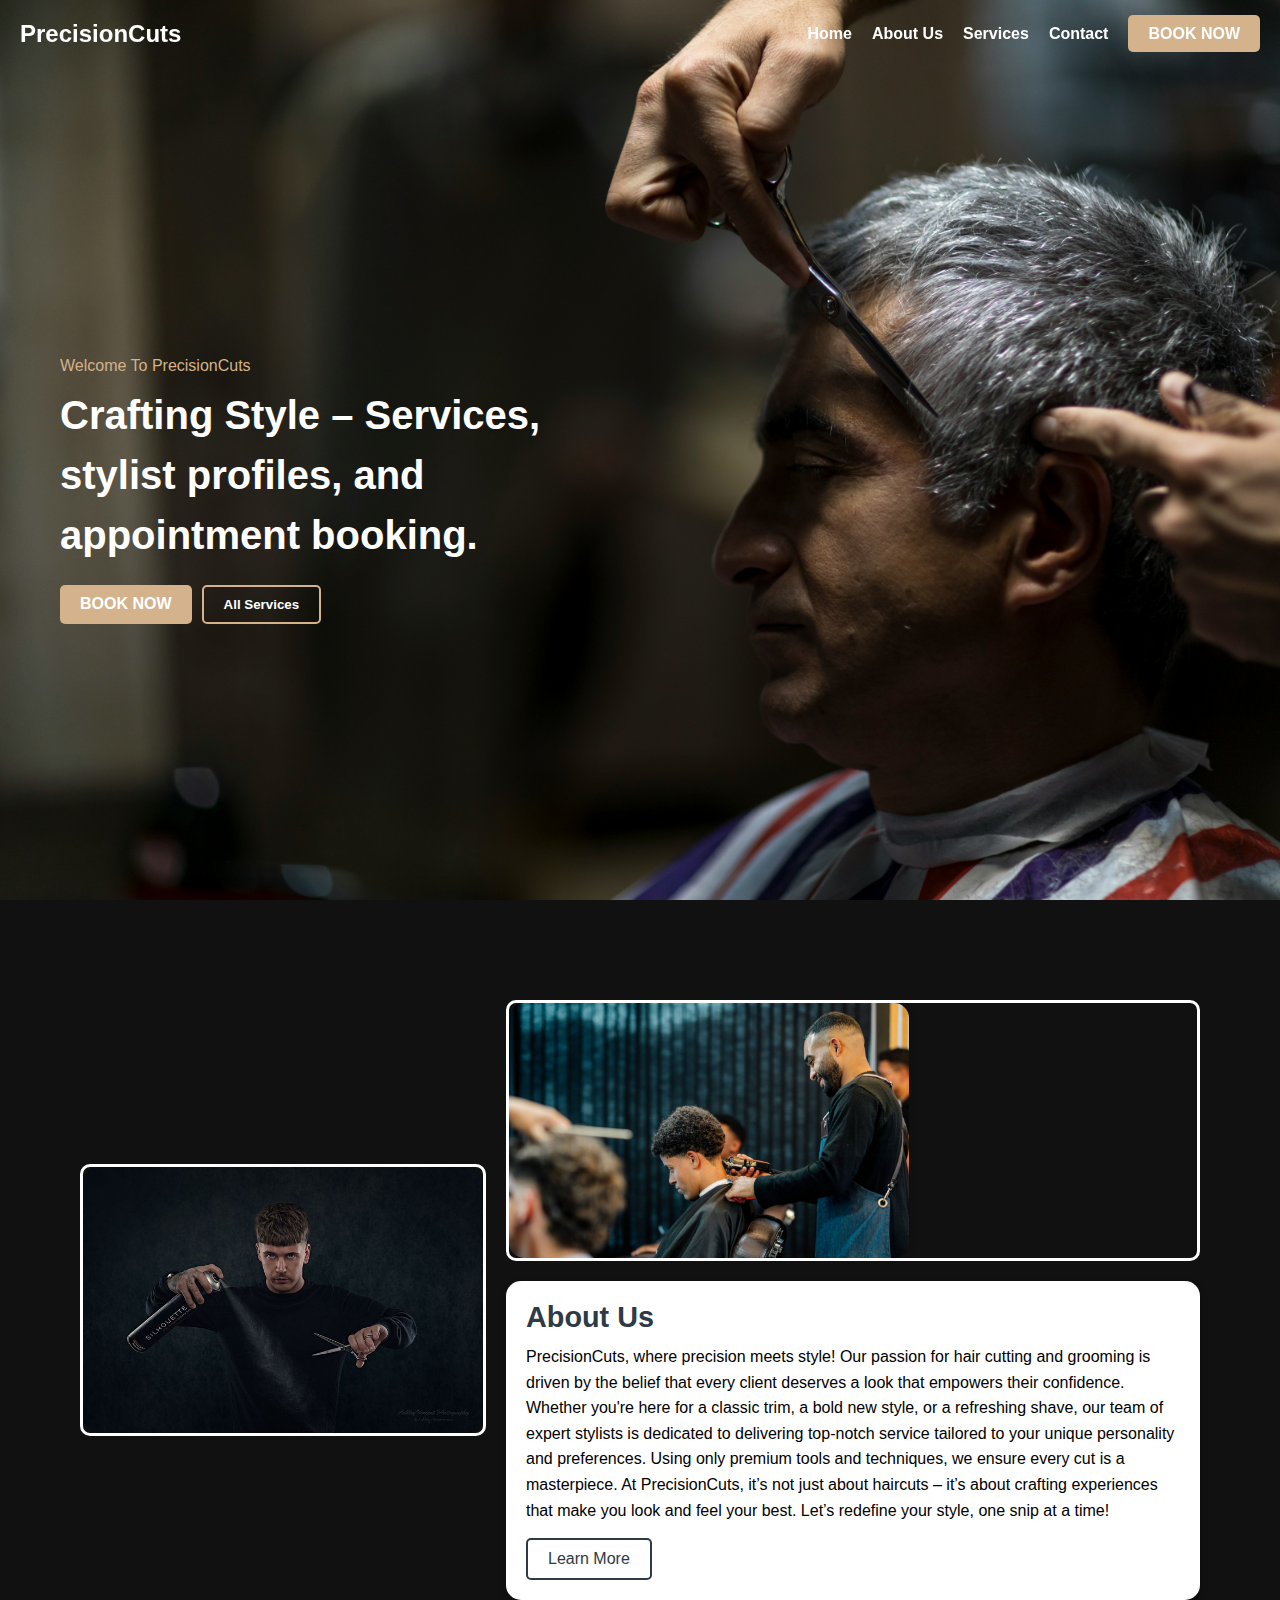
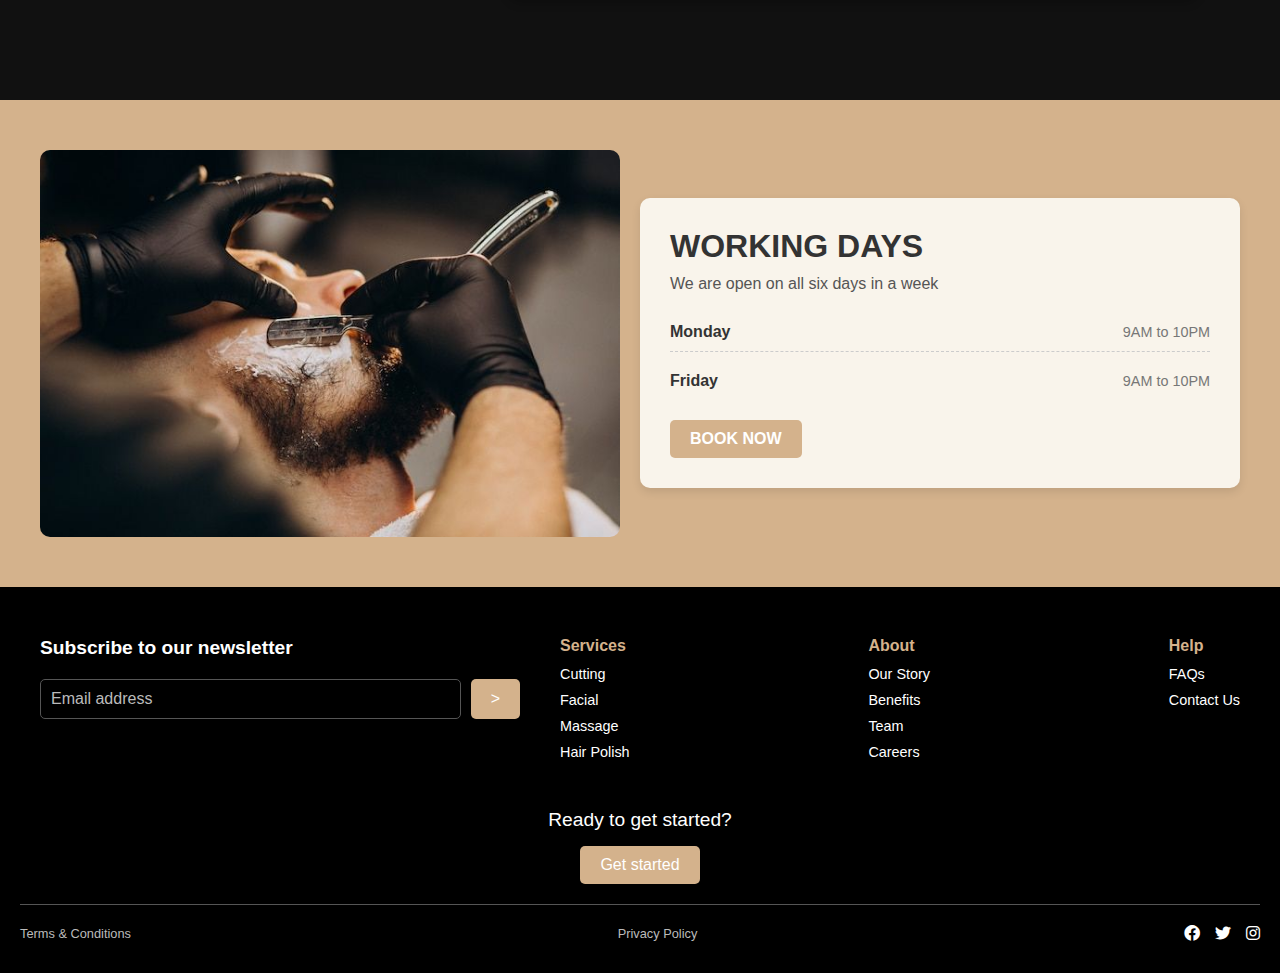
<file: aboutus.html>
<!DOCTYPE html>
<html lang="en">
<head>
    <meta charset="UTF-8">
    <meta name="viewport" content="width=device-width, initial-scale=1.0">
    <title>PrecisionCuts</title>
    <link rel="stylesheet" href="styles.css">
    <link href="https://cdnjs.cloudflare.com/ajax/libs/font-awesome/6.0.0-beta3/css/all.min.css" rel="stylesheet">
</head>
<body>
    <header class="header">
        <div class="container">
            <h1 class="logo">PrecisionCuts</h1>
            <nav class="navbar">
                <ul class="nav-links">
                    <li><a href="index.html">Home</a></li>
                    <li><a href="#">About Us</a></li>
                    <li><a href="services.html">Services</a></li>
                    <li><a href="contactus.html">Contact</a></li>
                    <li><a href="#" class="btn book-now">Book Now</a></li>
                </ul>
                <div class="burger">
                    <span></span>
                    <span></span>
                    <span></span>
                </div>
            </nav>
        </div>
    </header>

    <section class="hero">
        <div class="hero-content">
            <div class="hero-text">
                <p class="subtitle">Welcome To PrecisionCuts</p>
                <h2>Crafting Style – Services, stylist profiles, and appointment booking.</h2>
                <div class="cta-buttons">
                    <button class="btn book-now">Book Now</button>
                    <button class="btn all-services">All Services</button>
                </div>
            </div>
            <div class="hero-image">

            </div>
        </div>
    </section>
    <section class="about">
    <div class="about">
      <!-- Left Image -->
      <div class="image">
        <img src="aboutus.jpg">
      </div>

      <!-- Right Content -->
      <div class="content">
        <div class="image">
          <img src="about1.jpg">
        </div>
        <div class="text">
          <h2>About Us</h2>
          <p>
            PrecisionCuts, where precision meets style! Our passion for hair cutting and grooming is driven by the belief that every client deserves a look that empowers their confidence. Whether you're here for a classic trim, a bold new style, or a refreshing shave, our team of expert stylists is dedicated to delivering top-notch service tailored to your unique personality and preferences. Using only premium tools and techniques, we ensure every cut is a masterpiece. At PrecisionCuts, it’s not just about haircuts – it’s about crafting experiences that make you look and feel your best. Let’s redefine your style, one snip at a time!
          </p>
          
          <button class="button">Learn More</button>
        </div>
      </div>
    </div>
  </section>
   <section class="working-days-section">
        <div class="container3">
          
            <div class="image-section">
                <img src="barbar.jpg" alt="Barber working on a customer">
            </div>
          
            <div class="content-section">
                <h2>WORKING DAYS</h2>
                <p>We are open on all six days in a week</p>
                <div class="working-hours">
                    <div class="day">
                        <span class="day-name">Monday</span>
                        <span class="day-time">9AM to 10PM</span>
                    </div>
                    <div class="day">
                        <span class="day-name">Friday</span>
                        <span class="day-time">9AM to 10PM</span>
                    </div>
                </div>
                <button class="btn book-now">Book Now</button>
            </div>
        </div>
    </section>
    <footer class="footer-section">
        <div class="footer-container">
            <!-- Subscribe Section -->
            <div class="subscribe">
                <h3>Subscribe to our newsletter</h3>
                <form class="subscribe-form">
                    <input type="email" placeholder="Email address" required>
                    <button type="submit" class="btn-submit">
                        <span>&gt;</span>
                    </button>
                </form>
            </div>

            <!-- Links Section -->
            <div class="footer-links">
                <div class="column">
                    <h4>Services</h4>
                    <ul>
                        <li><a href="services.html">Cutting</a></li>
                        <li><a href="services.html">Facial</a></li>
                        <li><a href="services.html">Massage</a></li>
                        <li><a href="services.html">Hair Polish</a></li>
                    </ul>
                </div>
                <div class="column">
                    <h4>About</h4>
                    <ul>
                        <li><a href="#">Our Story</a></li>
                        <li><a href="#">Benefits</a></li>
                        <li><a href="#">Team</a></li>
                        <li><a href="#">Careers</a></li>
                    </ul>
                </div>
                <div class="column">
                    <h4>Help</h4>
                    <ul>
                        <li><a href="#">FAQs</a></li>
                        <li><a href="#">Contact Us</a></li>
                    </ul>
                </div>
            </div>

            <!-- Get Started Section -->
            <div class="get-started">
                <p>Ready to get started?</p>
                <button class="btn-get-started">Get started</button>
            </div>
        </div>

        <!-- Footer Bottom Section -->
        <div class="footer-bottom">
            <p>Terms & Conditions</p>
            <p>Privacy Policy</p>
            <div class="social-icons">
                <a href="#"><i class="fab fa-facebook"></i></a>
                <a href="#"><i class="fab fa-twitter"></i></a>
                <a href="#"><i class="fab fa-instagram"></i></a>
            </div>
        </div>
    </footer>


    <script src="script.js"></script>
</body>
</html>
</file>
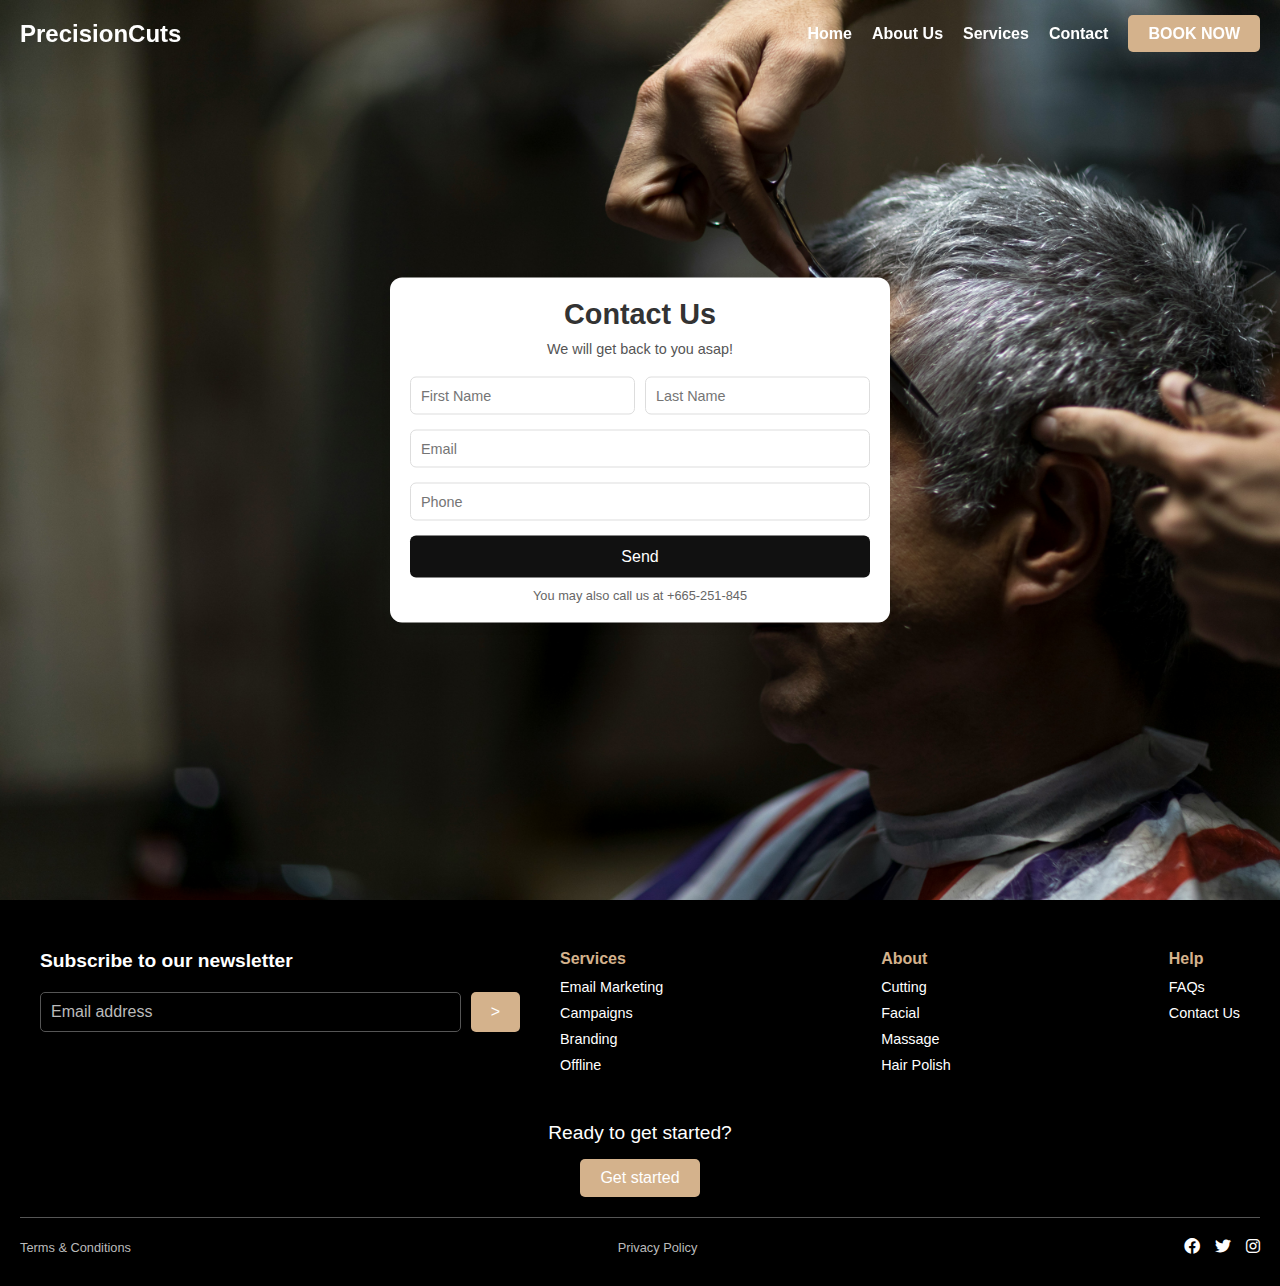
<file: contactus.html>
<!DOCTYPE html>
<html lang="en">
<head>
    <meta charset="UTF-8">
    <meta name="viewport" content="width=device-width, initial-scale=1.0">
    <title>PrecisionCuts</title>
    <link rel="stylesheet" href="styles.css">
    <link href="https://cdnjs.cloudflare.com/ajax/libs/font-awesome/6.0.0-beta3/css/all.min.css" rel="stylesheet">
</head>
<body>
    <header class="header">
        <div class="container">
            <h1 class="logo">PrecisionCuts</h1>
            <nav class="navbar">
                <ul class="nav-links">
                    <li><a href="index.html">Home</a></li>
                    <li><a href="aboutus.html">About Us</a></li>
                    <li><a href="services.html">Services</a></li>
                    <li><a href="#">Contact</a></li>
                    <li><a href="#" class="btn book-now">Book Now</a></li>
                </ul>
                <div class="burger">
                    <span></span>
                    <span></span>
                    <span></span>
                </div>
            </nav>
        </div>
    </header>

    <section class="hero">
        <div class="hero-content">
            
            <div class="hero-image">

            </div>
        </div>
    </section>
   <div class="precision">
    <form class="cut" id="contactForm">
      <h2>Contact Us</h2>
      <p>We will get back to you asap!</p>
      
      <div class="form-row">
        <input type="text" id="firstName" placeholder="First Name">
        <input type="text" id="lastName" placeholder="Last Name">
      </div>
      <input class="field" type="email" id="email" placeholder="Email">
      <input class="field" type="tel" id="phone" placeholder="Phone">
      <button class="sub" type="submit">Send</button>
      
      <small>You may also call us at +665-251-845</small>
    </form>
  </div>
    <footer class="footer-section">
        <div class="footer-container">
            <!-- Subscribe Section -->
            <div class="subscribe">
                <h3>Subscribe to our newsletter</h3>
                <form class="subscribe-form">
                    <input type="email" placeholder="Email address" required>
                    <button type="submit" class="btn-submit">
                        <span>&gt;</span>
                    </button>
                </form>
            </div>

            <!-- Links Section -->
            <div class="footer-links">
                <div class="column">
                    <h4>Services</h4>
                    <ul>
                        <li><a href="#">Email Marketing</a></li>
                        <li><a href="#">Campaigns</a></li>
                        <li><a href="#">Branding</a></li>
                        <li><a href="#">Offline</a></li>
                    </ul>
                </div>
                <div class="column">
                    <h4>About</h4>
                    <ul>
                        <li><a href="services.html">Cutting</a></li>
                        <li><a href="services.html">Facial</a></li>
                        <li><a href="services.html">Massage</a></li>
                        <li><a href="services.html">Hair Polish</a></li>
                    </ul>
                </div>
                <div class="column">
                    <h4>Help</h4>
                    <ul>
                        <li><a href="#">FAQs</a></li>
                        <li><a href="#">Contact Us</a></li>
                    </ul>
                </div>
            </div>

            <!-- Get Started Section -->
            <div class="get-started">
                <p>Ready to get started?</p>
                <button class="btn-get-started">Get started</button>
            </div>
        </div>

        <!-- Footer Bottom Section -->
        <div class="footer-bottom">
            <p>Terms & Conditions</p>
            <p>Privacy Policy</p>
            <div class="social-icons">
                <a href="#"><i class="fab fa-facebook"></i></a>
                <a href="#"><i class="fab fa-twitter"></i></a>
                <a href="#"><i class="fab fa-instagram"></i></a>
            </div>
        </div>
    </footer>


    <script src="script.js"></script>
</body>
</html>
</file>
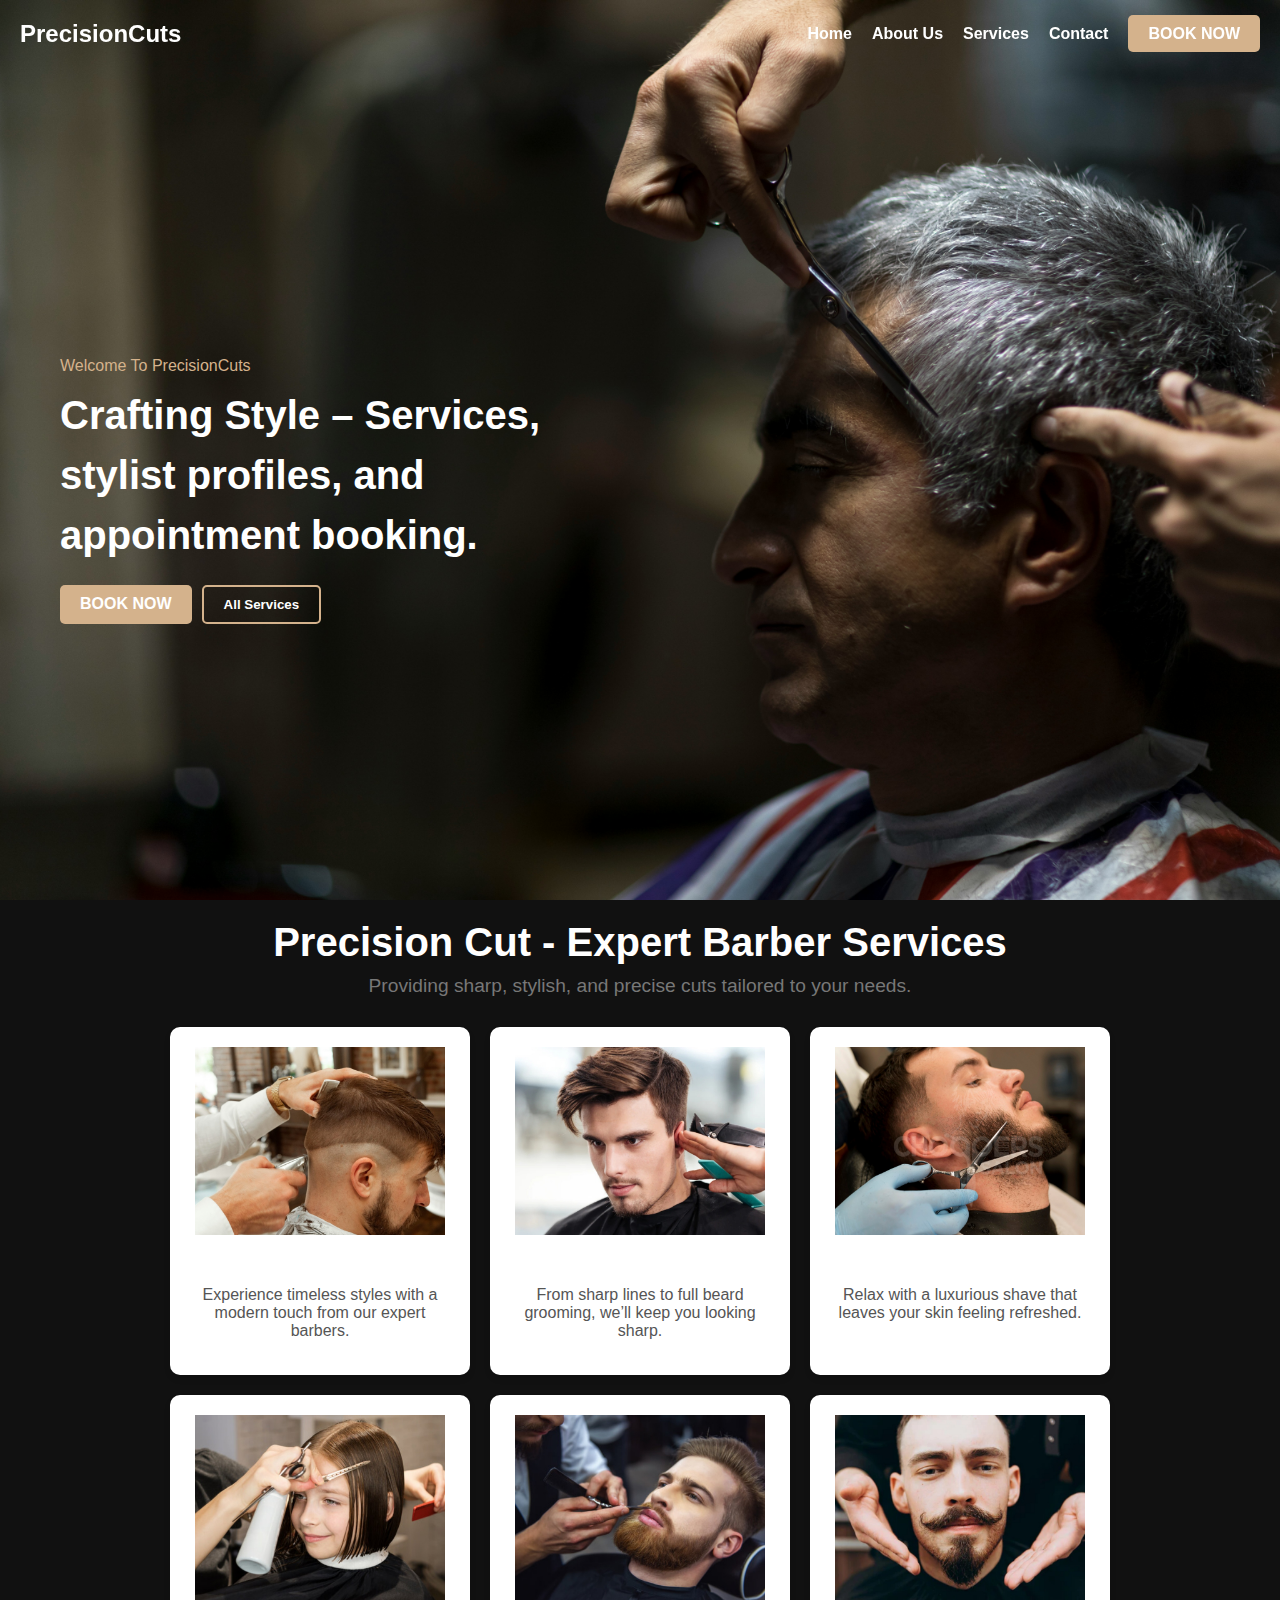
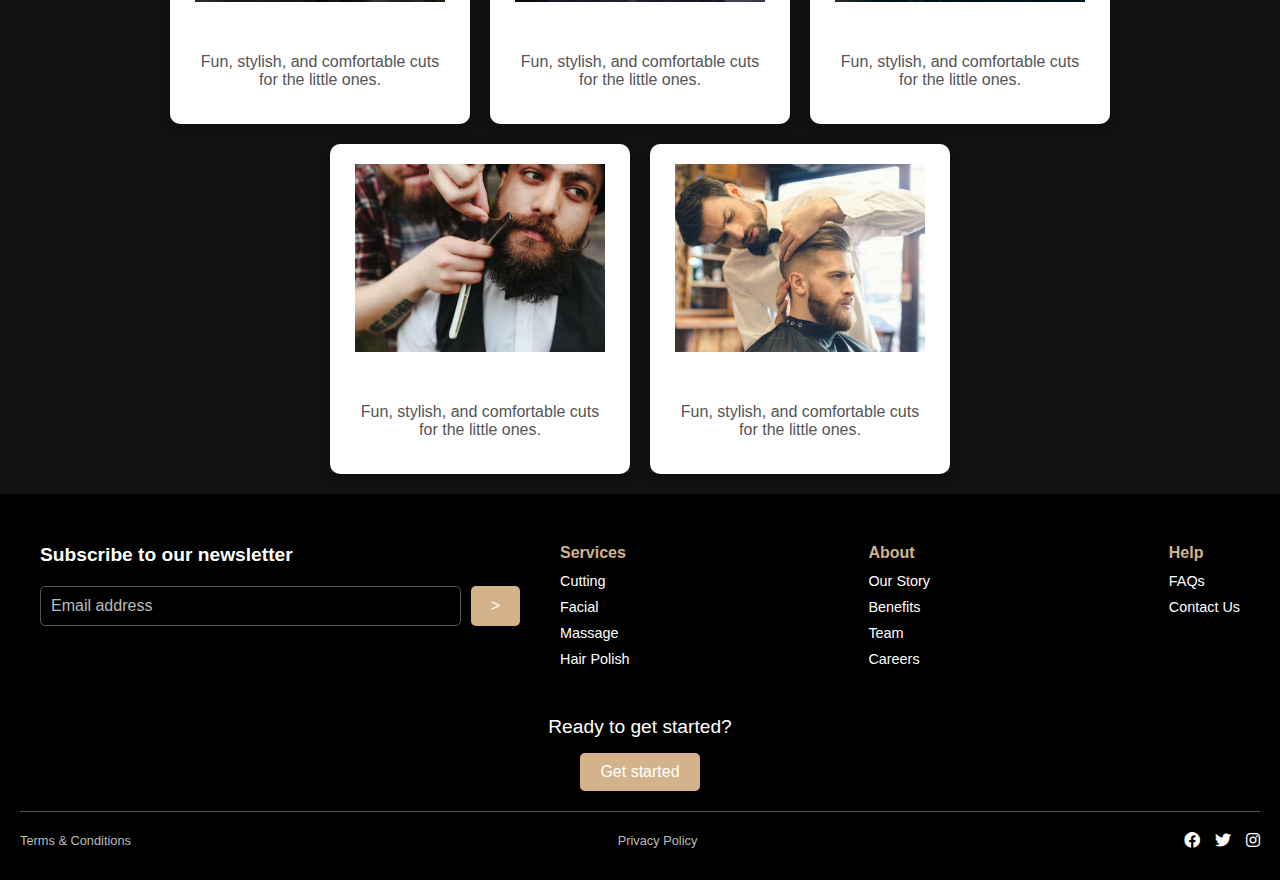
<file: services.html>
<!DOCTYPE html>
<html lang="en">
<head>
    <meta charset="UTF-8">
    <meta name="viewport" content="width=device-width, initial-scale=1.0">
    <title>PrecisionCuts</title>
    <link rel="stylesheet" href="style.css">
    <link rel="stylesheet" href="styles.css">
    <link href="https://cdnjs.cloudflare.com/ajax/libs/font-awesome/6.0.0-beta3/css/all.min.css" rel="stylesheet">
</head>
<body>
    <header class="header">
        <div class="container">
            <h1 class="logo">PrecisionCuts</h1>
            <nav class="navbar">
                <ul class="nav-links">
                    <li><a href="index.html">Home</a></li>
                    <li><a href="aboutus.html">About Us</a></li>
                    <li><a href="#">Services</a></li>
                    <li><a href="contactus.html">Contact</a></li>
                    <li><a href="#" class="btn book-now">Book Now</a></li>
                </ul>
                <div class="burger">
                    <span></span>
                    <span></span>
                    <span></span>
                </div>
            </nav>
        </div>
    </header>

    <section class="hero">
        <div class="hero-content">
            <div class="hero-text">
                <p class="subtitle">Welcome To PrecisionCuts</p>
                <h2>Crafting Style – Services, stylist profiles, and appointment booking.</h2>
                <div class="cta-buttons">
                    <button class="btn book-now">Book Now</button>
                    <button class="btn all-services">All Services</button>
                </div>
            </div>
            <div class="hero-image">

            </div>
        </div>
    </section>
<section>
    <div class="offer">
        <h1 class="offerhead">Precision Cut - Expert Barber Services</h1>
        <p class="offersub">Providing sharp, stylish, and precise cuts tailored to your needs.</p>
        <div class="offerlist">
            <div class="offercard">
                <img src="style2.jpg" class="offerimg">
                <h2 class="offertitle">Classic Haircuts</h2>
                <p class="offertext">Experience timeless styles with a modern touch from our expert barbers.</p>
            </div>
            <div class="offercard">
                <img src="style3.jpg" class="offerimg">
                <h2 class="offertitle">Beard Styling</h2>
                <p class="offertext">From sharp lines to full beard grooming, we’ll keep you looking sharp.</p>
            </div>
            <div class="offercard">
                <img src="style4.jpg" class="offerimg">
                <h2 class="offertitle">Hot Towel Shaves</h2>
                <p class="offertext">Relax with a luxurious shave that leaves your skin feeling refreshed.</p>
            </div>
            <div class="offercard">
                <img src="style5.jpg" class="offerimg">
                <h2 class="offertitle">Kids’ Cuts</h2>
                <p class="offertext">Fun, stylish, and comfortable cuts for the little ones.</p>
            </div>
             <div class="offercard">
                <img src="style6.jpg" class="offerimg">
                <h2 class="offertitle">Kids’ Cuts</h2>
                <p class="offertext">Fun, stylish, and comfortable cuts for the little ones.</p>
            </div>
             <div class="offercard">
                <img src="style7.jpg" class="offerimg">
                <h2 class="offertitle">Kids’ Cuts</h2>
                <p class="offertext">Fun, stylish, and comfortable cuts for the little ones.</p>
            </div>
             <div class="offercard">
                <img src="style8.jpg" class="offerimg">
                <h2 class="offertitle">Kids’ Cuts</h2>
                <p class="offertext">Fun, stylish, and comfortable cuts for the little ones.</p>
            </div>
             <div class="offercard">
                <img src="style1.jpg" class="offerimg">
                <h2 class="offertitle">Kids’ Cuts</h2>
                <p class="offertext">Fun, stylish, and comfortable cuts for the little ones.</p>
            </div>
        </div>
    </div>
</section>
   
    <footer class="footer-section">
        <div class="footer-container">
            <!-- Subscribe Section -->
            <div class="subscribe">
                <h3>Subscribe to our newsletter</h3>
                <form class="subscribe-form">
                    <input type="email" placeholder="Email address" required>
                    <button type="submit" class="btn-submit">
                        <span>&gt;</span>
                    </button>
                </form>
            </div>

            <!-- Links Section -->
            <div class="footer-links">
                <div class="column">
                    <h4>Services</h4>
                    <ul>
                        <li><a href="services.html">Cutting</a></li>
                        <li><a href="services.html">Facial</a></li>
                        <li><a href="services.html">Massage</a></li>
                        <li><a href="services.html">Hair Polish</a></li>
                    </ul>
                </div>
                <div class="column">
                    <h4>About</h4>
                    <ul>
                        <li><a href="#">Our Story</a></li>
                        <li><a href="#">Benefits</a></li>
                        <li><a href="#">Team</a></li>
                        <li><a href="#">Careers</a></li>
                    </ul>
                </div>
                <div class="column">
                    <h4>Help</h4>
                    <ul>
                        <li><a href="#">FAQs</a></li>
                        <li><a href="#">Contact Us</a></li>
                    </ul>
                </div>
            </div>

            <!-- Get Started Section -->
            <div class="get-started">
                <p>Ready to get started?</p>
                <button class="btn-get-started">Get started</button>
            </div>
        </div>

        <!-- Footer Bottom Section -->
        <div class="footer-bottom">
            <p>Terms & Conditions</p>
            <p>Privacy Policy</p>
            <div class="social-icons">
                <a href="#"><i class="fab fa-facebook"></i></a>
                <a href="#"><i class="fab fa-twitter"></i></a>
                <a href="#"><i class="fab fa-instagram"></i></a>
            </div>
        </div>
    </footer>


    <script src="script.js"></script>
</body>
</html>
</file>
<file: style.css>
.about {
  padding: 50px 20px;
}

.about {
  display: flex;
  flex-wrap: wrap;
  justify-content: space-between;
  align-items: center;
  gap: 20px;
  max-width: 1200px;
  margin: 0 auto;
}

/* Left Image */
.image img {
  width: 100%;
  max-width: 400px;
  border-radius: 15px;
  object-fit: cover;
  box-shadow: 0 4px 8px rgba(0, 0, 0, 0.2);
}

/* Right Content */
.content {
  display: flex;
  flex-direction: column;
  gap: 20px;
  flex: 1;
}

.text {
  background-color: #fff;
  padding: 20px;
  border-radius: 15px;
  box-shadow: 0 4px 8px rgba(0, 0, 0, 0.2);
}

.text h2 {
  font-size: 1.8rem;
  margin-bottom: 10px;
  color: #2e3a45;
}

.text p {
  font-size: 1rem;
  line-height: 1.6;
  margin-bottom: 15px;
  color: black;
}


.button {
  padding: 10px 20px;
  font-size: 1rem;
  color: #2e3a45;
  border: 2px solid #2e3a45;
  background-color: transparent;
  border-radius: 5px;
  cursor: pointer;
  transition: all 0.3s;
}

.button:hover {
  background-color: #2e3a45;
  color: #fff;
}
.precision {
  position: absolute;
  top: 50%;
  left: 50%;
  transform: translate(-50%, -50%);
  width: 100%;
  max-width: 500px;
  padding: 20px;
  background-color: #ffffff;
  border-radius: 12px;
  box-shadow: 0 4px 10px rgba(0, 0, 0, 0.1);
}

/* Form Styles */
.cut {
  width: 100%;
  text-align: center;
}

.cut h2 {
  font-size: 1.8rem;
  margin-bottom: 10px;
  color: #333;
}

.cut p {
  font-size: 0.9rem;
  margin-bottom: 20px;
  color: #555;
}

.form-row {
  display: flex;
  gap: 10px;
  margin-bottom: 15px;
}

.form-row input {
  flex: 1;
  padding: 10px;
  font-size: 0.9rem;
  border: 1px solid #ddd;
  border-radius: 6px;
  outline: none;
}

.field {
  width: 100%;
  padding: 10px;
  font-size: 0.9rem;
  border: 1px solid #ddd;
  border-radius: 6px;
  margin-bottom: 15px;
  outline: none;
}

.field:focus {
  border-color: #007bff;
}

.sub {
  width: 100%;
  padding: 12px;
  background-color: #111;
  color: white;
  font-size: 1rem;
  border: none;
  border-radius: 6px;
  cursor: pointer;
  transition: background-color 0.3s ease;
}

button:hover {
  background-color: #112;
}

small {
  display: block;
  margin-top: 10px;
  font-size: 0.8rem;
  color: #666;
}
.offer {
            max-width: 1200px;
            margin: 0 auto;
            padding: 20px;
            text-align: center;
        }

        .offerhead {
            font-size: 2.5em;
            font-weight: bold;
            margin-bottom: 10px;
        }

        .offersub {
            font-size: 1.2em;
            color: #777;
            margin-bottom: 30px;
        }

        .offerlist {
            display: flex;
            gap: 20px;
            justify-content: center;
            flex-wrap: wrap;
        }

        .offercard {
            background-color: #fff;
            border-radius: 10px;
            box-shadow: 0 4px 6px rgba(0, 0, 0, 0.1);
            padding: 20px;
            text-align: center;
            flex: 1 1 300px;
            max-width: 300px;
        }

        .offerimg {
            width: 100%;
            max-width: 250px;
            height: auto;
            margin-bottom: 15px;
        }

        .offertext {
            font-size: 1em;
            color: #555;
            margin-bottom: 15px;
        }

        .offertitle {
            font-weight: bold;
            font-size: 1.2em;
            margin-bottom: 10px;
        }


@media (max-width: 768px)
{
  .about {
    flex-direction: column;
    text-align: center;
  }

  .image img {
    max-width: 100%;
  }

  .text {
    margin: 0 auto;
    text-align: center;

  }
   .offerlist {
                flex-direction: column;
                gap: 15px;
                justify-content: center;
                align-items: center;
            }
}


@media (max-width: 480px) {
  .form-row {
    flex-direction: column;
  }
}
</file>
<file: styles.css>
/* General Reset */
* {
    margin: 0;
    padding: 0;
    box-sizing: border-box;
}

/* Body Styling */
body {
    font-family: 'Arial', sans-serif;
    color: white;
    background-color: #111;
    overflow-x: hidden;
}

/* Header Section */
.header {
    background-color: transparent;
    padding: 20px 0;
    position: fixed;
    top: 0;
    width: 100%;
    z-index: 1000;
}

.container {
    display: flex;
    justify-content: space-between;
    align-items: center;
    padding: 0 20px;
}

.logo {
    font-size: 1.5rem;
    font-weight: bold;
    color: white;
}

/* Navbar */
.navbar {
    display: flex;
    align-items: center;
}

.nav-links {
    display: flex;
    list-style: none;
    gap: 20px;
}

.nav-links li a {
    text-decoration: none;
    color: white;
    font-weight: bold;
    font-size: 1rem;
    transition: color 0.3s ease;
}

.nav-links li a:hover {
    color: #d4b28c;
}

/* Book Now Button */
.book-now {
    background-color: #d4b28c;
    color: #111;
    padding: 10px 20px;
    border-radius: 5px;
    font-weight: bold;
    text-decoration: none;
    transition: background-color 0.3s ease, color 0.3s ease;
}

.book-now:hover {
    background-color: white;
    color: #111;
}

/* Burger Menu */
.burger {
    display: none;
    flex-direction: column;
    cursor: pointer;
    gap: 5px;
}

.burger span {
    display: block;
    width: 25px;
    height: 3px;
    background-color: white;
    border-radius: 2px;
}

/* Hero Section */
.hero {
    background: url('background.jpg') no-repeat center center/cover;
    display: flex;
    align-items: center;
    justify-content: center;
    height: 100vh;
    padding: 100px 20px 20px; /* Added top padding for space below navbar */
}

.hero-content {
    display: flex;
    flex-wrap: wrap;
    align-items: center;
    justify-content: space-between;
    width: 100%;
    max-width: 1200px;
    margin: auto;
}

.hero-text {
    flex: 1;
    min-width: 300px;
    max-width: 50%;
    text-align: left;
    padding: 20px;
}

.subtitle {
    color: #d4b28c;
    font-size: 1rem;
    margin-bottom: 10px;
}

.hero-text h2 {
    font-size: 2.5rem;
    line-height: 1.5;
    margin-bottom: 20px;
}

.cta-buttons {
    display: flex;
    gap: 10px;
}

.all-services {
    background-color: transparent;
    border: 2px solid #d4b28c;
    color: white;
    padding: 10px 20px;
    font-weight: bold;
    border-radius: 5px;
    cursor: pointer;
}

.hero-image {
    flex: 1;
    min-width: 300px;
    max-width: 50%;
    padding: 20px;
    text-align: center;
}

.hero-image img {
    max-width: 100%;
    height: auto;
    border-radius: 10px;
}
.about-section {
    background-image: url('aboutus.jpg');
    background-size: cover;
    background-repeat: no-repeat;
    background-position: center;
    padding: 50px 20px;
}

.container1 {
    display: flex;
    flex-wrap: wrap;
    justify-content: space-between;
    align-items: center;
    max-width: 1200px;
    margin: auto;
    gap: 20px;

}

/* About Images */
.about-images {
    flex: 1;
    display: grid;
    grid-template-columns: repeat(2, 1fr);
    grid-gap: 20px;
    position: relative;
}

.image {
    border: 3px solid white;
    border-radius: 10px;
    overflow: hidden;
}

.image img {
    width: 100%;
    height: auto;
    display: block;
    object-fit: cover;
}

.image1 {
    grid-column: 1 / span 2;
    grid-row: 1 / span 1;
    max-height: 200px;
}

.image2 {
    grid-column: 1 / span 1;
    grid-row: 2 / span 1;
}

.image3 {
    grid-column: 2 / span 1;
    grid-row: 2 / span 1;
}

/* About Text */
.about-text {
    flex: 1;
    padding: 20px;
    text-align: left;
}

.about-text h2 {
    font-size: 2.5rem;
    margin-bottom: 20px;
    color: #fff;
}

.about-text p {
    font-size: 1rem;
    color: #555;
    line-height: 1.6;
    margin-bottom: 20px;
}

.btn.read-more {
    background-color: #d4b28c;
    color: white;
    padding: 10px 20px;
    border: none;
    border-radius: 5px;
    font-size: 1rem;
    font-weight: bold;
    cursor: pointer;
    text-transform: uppercase;
    transition: background-color 0.3s ease;
}

.btn.read-more:hover {
    background-color: #b08e6c;
}
.book-now-section {
    background-image: url('contact.jpg');
    background-size: cover;
    background-repeat: no-repeat;
    background-position: center;
    padding: 50px 20px;
    display: flex;
    justify-content: center;
    align-items: center;
    min-height: 400px;
}

.container2 {
    display: flex;
    justify-content: space-between;
    align-items: center;
    flex-wrap: wrap;
    max-width: 1200px;
    width: 100%;
}

/* Text Section */
.text-section {
    flex: 1;
    min-width: 300px;
    padding: 20px;
    color: white;
}

.subtitle {
    font-size: 1rem;
    color: #d4b28c;
    margin-bottom: 10px;
}

.text-section h2 {
    font-size: 2.5rem;
    margin-bottom: 20px;
}

.description {
    font-size: 1rem;
    line-height: 1.6;
    margin-bottom: 20px;
    color: #bbb;
}

.btn.book-appointment {
    background-color: #d4b28c;
    color: #111;
    padding: 10px 20px;
    border: none;
    border-radius: 5px;
    font-size: 1rem;
    font-weight: bold;
    cursor: pointer;
    transition: background-color 0.3s ease;
}

.btn.book-appointment:hover {
    background-color: #b08e6c;
}

/* Contact Section */
.contact-section {
    flex: 1;
    min-width: 300px;
    display: flex;
    justify-content: center;
    align-items: center;
    padding: 20px;
}

.call-box {
    background-color: white;
    padding: 20px;
    border-radius: 10px;
    text-align: center;
    box-shadow: 0px 4px 10px rgba(0, 0, 0, 0.3);
}

.icon {
    background-color: #f1ece6;
    width: 60px;
    height: 60px;
    border-radius: 50%;
    display: flex;
    justify-content: center;
    align-items: center;
    margin: 0 auto 10px;
    color: #d4b28c;
    font-size: 1.5rem;
}

.call-now {
    font-size: 1.2rem;
    font-weight: bold;
    color: #111;
    margin-bottom: 5px;
}

.phone-number {
    font-size: 1.1rem;
    color: #333;
    font-weight: bold;
}
.working-days-section {
    display: flex;
    justify-content: center;
    align-items: center;
    padding: 50px 20px;
    background-color: #d4b28c; /* Matches the background from the image */
}

.container3 {
    display: flex;
    flex-wrap: wrap;
    max-width: 1200px;
    width: 100%;
    justify-content: space-between;
    align-items: center;
    gap: 20px;
}

/* Left Image Section */
.image-section {
    flex: 1;
    max-width: 50%;
}

.image-section img {
    width: 100%;
    height: auto;
    border-radius: 10px;
    display: block;
}

/* Right Content Section */
.content-section {
    flex: 1;
    max-width: 50%;
    background-color: #f9f4eb;
    padding: 30px;
    border-radius: 10px;
    box-shadow: 0px 4px 10px rgba(0, 0, 0, 0.1);
}

.content-section h2 {
    font-size: 2rem;
    font-weight: bold;
    color: #333;
    margin-bottom: 10px;
}

.content-section p {
    font-size: 1rem;
    color: #555;
    margin-bottom: 20px;
}

.working-hours {
    margin-bottom: 20px;
}

.day {
    display: flex;
    justify-content: space-between;
    align-items: center;
    margin-bottom: 10px;
    padding: 10px 0;
    border-bottom: 1px dashed #ccc;
}

.day:last-child {
    border-bottom: none;
}

.day-name {
    font-weight: bold;
    color: #333;
}

.day-time {
    font-size: 0.9rem;
    color: #777;
}

/* Book Now Button */
.btn.book-now {
    background-color: transparent;
    color: #333;
    padding: 10px 20px;
    border: 2px solid #333;
    border-radius: 5px;
    font-size: 1rem;
    font-weight: bold;
    cursor: pointer;
    transition: all 0.3s ease;
    text-transform: uppercase;
}

.btn.book-now:hover {
    background-color: #333;
    color: white;
}
.testimonials-section {
    display: flex;
    justify-content: center;
    align-items: center;
    padding: 50px 20px;
    background-color: #fff;
}

.testimonials-wrapper {
    display: flex;
    flex-wrap: wrap;
    max-width: 1200px;
    width: 100%;
    justify-content: space-between;
    align-items: flex-start;
    gap: 20px;
}

/* Intro Section */
.intro-section {
    flex: 1;
    max-width: 40%;
    text-align: left;
}

.subtitle {
    font-size: 1rem;
    color: #d4b28c;
    margin-bottom: 10px;
}

.intro-section h2 {
    font-size: 3rem;
    color: #333;
    margin-bottom: 20px;
}

.description {
    font-size: 1rem;
    color: #555;
    margin-bottom: 20px;
    line-height: 1.6;
}

.btn.give-reviews {
    background-color: #d4b28c;
    color: white;
    padding: 10px 20px;
    border: none;
    border-radius: 5px;
    font-size: 1rem;
    font-weight: bold;
    cursor: pointer;
    transition: background-color 0.3s ease;
}

.btn.give-reviews:hover {
    background-color: #b08e6c;
}

/* Cards Section */
.cards-section {
    flex: 2;
    display: flex;
    flex-wrap: wrap;
    gap: 20px;
    justify-content: space-between;
}

.testimonial-card {
    background-color: white;
    padding: 20px;
    border-radius: 10px;
    box-shadow: 0px 4px 10px rgba(0, 0, 0, 0.1);
    width: calc(50% - 10px); /* Two cards in a row with space between */
    text-align: center;
}

.user-image {
    width: 80px;
    height: 80px;
    border-radius: 50%;
    margin-bottom: 10px;
}

.testimonial-text {
    font-size: 0.9rem;
    color: #666;
    margin-bottom: 10px;
    line-height: 1.6;
}

.rating span {
    color: #d4b28c;
    font-size: 1.2rem;
    margin-right: 2px;
}

.user-name {
    font-size: 1rem;
    font-weight: bold;
    color: #333;
    margin-top: 10px;
}

.user-role {
    font-size: 0.9rem;
    color: #d4b28c;
}
.services-section {
    padding: 50px 20px;
    background-color: #fff;
}

.services-wrapper {
    max-width: 1200px;
    margin: 0 auto;
}

/* Heading Section */
.heading {
    text-align: center;
    margin-bottom: 40px;
}

.subtitle {
    font-size: 1rem;
    color: #d4b28c;
    margin-bottom: 10px;
}

.heading h2 {
    font-size: 2.5rem;
    line-height: 1.4;
    color: #333;
}

/* Services Icons Section */
.services-icons {
    display: flex;
    flex-wrap: wrap;
    justify-content: space-between;
    margin-bottom: 40px;
    gap: 20px;
}

.service-item {
    flex: 1;
    max-width: 15%;
    text-align: center;
    padding: 10px;
    border-radius: 8px;
    transition: background-color 0.3s ease;
    cursor: pointer;
}

.service-item img {
    max-width: 50px;
    margin-bottom: 10px;
}

.service-item p {
    font-size: 1rem;
    color: #555;
}

.service-item.active {
    background-color: #d4b28c;
    color: white;
}

/* Services Content Section */
.services-content {
    display: flex;
    flex-wrap: wrap;
    gap: 20px;
}

.image-section {
    flex: 1;
    max-width: 50%;
    text-align: center;
}

.image-section img {
    width: 100%;
    height: 300px;
    height: auto;
    border-radius: 10px;
}

.text-section {
    flex: 1;
    max-width: 50%;
}

.text-section h3 {
    font-size: 2rem;
    margin-bottom: 20px;
}

.text-section p {
    font-size: 1rem;
    line-height: 1.6;
    color: #555;
    margin-bottom: 20px;
}

.btn.book-now {
    background-color: #d4b28c;
    color: white;
    padding: 10px 20px;
    border: none;
    border-radius: 5px;
    font-size: 1rem;
    cursor: pointer;
    transition: background-color 0.3s ease;
}

.btn.book-now:hover {
    background-color: #b08e6c;
}
.footer-section {
    background-color: #000;
    padding: 50px 20px 30px;
    color: white;
}

.footer-container {
    clear: both;
    display: flex;
    flex-wrap: wrap;
    justify-content: space-between;
    align-items: flex-start;
    max-width: 1200px;
    margin: 0 auto;
    gap: 40px;
}

/* Subscribe Section */
.subscribe {
    flex: 1 1 40%;
    max-width: 40%;
}

.subscribe h3 {
    font-size: 1.2rem;
    margin-bottom: 20px;
}

.subscribe-form {
    display: flex;
    flex-wrap: wrap;
    gap: 10px;
}

.subscribe-form input {
    flex: 1;
    padding: 10px;
    border: 1px solid #555;
    border-radius: 5px;
    background-color: transparent;
    color: white;
    font-size: 1rem;
}

.subscribe-form input::placeholder {
    color: #bbb;
}

.subscribe-form .btn-submit {
    background-color: #d4b28c;
    border: none;
    padding: 10px 20px;
    border-radius: 5px;
    cursor: pointer;
    color: white;
    font-size: 1rem;
    transition: background-color 0.3s ease;
}

.subscribe-form .btn-submit:hover {
    background-color: #b08e6c;
}

/* Links Section */
.footer-links {
    flex: 2 1 50%;
    display: flex;
    flex-wrap: wrap;
    gap: 40px;
    justify-content: space-between;
}

.column h4 {
    font-size: 1rem;
    color: #d4b28c;
    margin-bottom: 10px;
}

.column ul {
    list-style: none;
}

.column ul li {
    margin-bottom: 8px;
}

.column ul li a {
    text-decoration: none;
    color: white;
    font-size: 0.9rem;
    transition: color 0.3s ease;
}

.column ul li a:hover {
    color: #d4b28c;
}

/* Get Started Section */
.get-started {
    flex: 1 1 100%;
    text-align: center;
}

.get-started p {
    font-size: 1.2rem;
    margin-bottom: 15px;
}

.btn-get-started {
    background-color: #d4b28c;
    border: none;
    padding: 10px 20px;
    border-radius: 5px;
    color: white;
    font-size: 1rem;
    cursor: pointer;
    transition: background-color 0.3s ease;
}

.btn-get-started:hover {
    background-color: #b08e6c;
}

/* Footer Bottom Section */
.footer-bottom {
    display: flex;
    flex-wrap: wrap;
    justify-content: space-between;
    align-items: center;
    border-top: 1px solid #555;
    margin-top: 20px;
    padding-top: 20px;
    text-align: center;
}

.footer-bottom p {
    font-size: 0.8rem;
    color: #bbb;
}

.social-icons {
    display: flex;
    gap: 15px;
}

.social-icons a {
    color: white;
    font-size: 1rem;
    text-decoration: none;
    transition: color 0.3s ease;
}

.social-icons a:hover {
    color: #d4b28c;
}
.about {
  padding: 50px 20px;
}

.about {
  display: flex;
  flex-wrap: wrap;
  justify-content: space-between;
  align-items: center;
  gap: 20px;
  max-width: 1200px;
  margin: 0 auto;
}

/* Left Image */
.image img {
  width: 100%;
  max-width: 400px;
  border-radius: 15px;
  object-fit: cover;
  box-shadow: 0 4px 8px rgba(0, 0, 0, 0.2);
}

/* Right Content */
.content {
  display: flex;
  flex-direction: column;
  gap: 20px;
  flex: 1;
}

.text {
  background-color: #fff;
  padding: 20px;
  border-radius: 15px;
  box-shadow: 0 4px 8px rgba(0, 0, 0, 0.2);
}

.text h2 {
  font-size: 1.8rem;
  margin-bottom: 10px;
  color: #2e3a45;
}

.text p {
  font-size: 1rem;
  line-height: 1.6;
  margin-bottom: 15px;
  color: black;
}


.button {
  padding: 10px 20px;
  font-size: 1rem;
  color: #2e3a45;
  border: 2px solid #2e3a45;
  background-color: transparent;
  border-radius: 5px;
  cursor: pointer;
  transition: all 0.3s;
}

.button:hover {
  background-color: #2e3a45;
  color: #fff;
}
.precision {
  position: absolute;
  top: 50%;
  left: 50%;
  transform: translate(-50%, -50%);
  width: 100%;
  max-width: 500px;
  padding: 20px;
  background-color: #ffffff;
  border-radius: 12px;
  box-shadow: 0 4px 10px rgba(0, 0, 0, 0.1);
}

/* Form Styles */
.cut {
  width: 100%;
  text-align: center;
}

.cut h2 {
  font-size: 1.8rem;
  margin-bottom: 10px;
  color: #333;
}

.cut p {
  font-size: 0.9rem;
  margin-bottom: 20px;
  color: #555;
}

.form-row {
  display: flex;
  gap: 10px;
  margin-bottom: 15px;
}

.form-row input {
  flex: 1;
  padding: 10px;
  font-size: 0.9rem;
  border: 1px solid #ddd;
  border-radius: 6px;
  outline: none;
}

.field {
  width: 100%;
  padding: 10px;
  font-size: 0.9rem;
  border: 1px solid #ddd;
  border-radius: 6px;
  margin-bottom: 15px;
  outline: none;
}

.field:focus {
  border-color: #007bff;
}

.sub {
  width: 100%;
  padding: 12px;
  background-color: #111;
  color: white;
  font-size: 1rem;
  border: none;
  border-radius: 6px;
  cursor: pointer;
  transition: background-color 0.3s ease;
}

button:hover {
  background-color: #112;
}

small {
  display: block;
  margin-top: 10px;
  font-size: 0.8rem;
  color: #666;
}



@media (max-width: 768px) {
    .nav-links {
        display: none;
        flex-direction: column;
        background-color: #111;
        position: fixed;
        top: 60px;
        right: 20px;
        width: calc(100% - 40px);
        padding: 20px;
        border-radius: 10px;
        text-align: center;
        z-index: 1000;
    }

    .nav-links.active {
        display: flex;
    }

    .burger {
        display: flex;
    }

    .hero-content {
        flex-direction: grid;
    }

    .hero-text {
        text-align: left; /* Keep text aligned left */
        padding: 10px 20px; /* Add more padding for small screens */
    }

    .hero-text h2 {
        font-size: 2rem;
        line-height: 1.4;
    }

    .cta-buttons {
        flex-direction: column;
        gap: 10px;
    }

    .hero-image img {
        max-width: 90%;
    }
    .container1 {
        flex-direction: column;
        text-align: center;
    }

    .about-text h2 {
        font-size: 2rem;

    }

    .about-text p {
        font-size: 0.9rem;
    }
    .container2 {
        flex-direction: column;
        text-align: center;
    }

    .text-section h2 {
        font-size: 2rem;
    }

    .description {
        font-size: 0.9rem;
    }

    .btn.book-appointment {
        padding: 8px 16px;
        font-size: 0.9rem;
    }

    .call-box {
        width: 100%;
        padding: 20px 15px;
    }
    .container3 {
        flex-direction: column;
    }

    .image-section, .content-section {
        max-width: 100%;
    }

    .content-section {
        margin-top: 20px;
    }

    .content-section h2 {
        font-size: 1.8rem;
    }

    .content-section p {
        font-size: 0.9rem;
    }
    .testimonials-wrapper {
        flex-direction: column;
        align-items: center;
        text-align: center;
    }

    .intro-section {
        max-width: 100%;
    }

    .cards-section {
        width: 100%;
    }

    .testimonial-card {
        width: 100%;
    }
    .services-icons {
        justify-content: center;
        gap: 10px;
    }

    .service-item {
        max-width: 30%;
    }

    .services-content {
        flex-direction: column;
    }

    .image-section,
    .text-section {
        max-width: 100%;
    }

    .text-section h3 {
        font-size: 1.8rem;
    }

    .text-section p {
        font-size: 0.9rem;
    }
     .footer-container {
        flex-direction: column;
        align-items: center;
    }

    .subscribe {
        max-width: 100%;
        text-align: center;
    }

    .subscribe-form {
        justify-content: center;
    }

    .footer-links {
        flex-direction: column;
        align-items: center;
        text-align: center;
    }

    .get-started {
        text-align: center;
        margin-top: 20px;
    }

    .footer-bottom {
        flex-direction: column;
        gap: 10px;
    }
    
}

    

@media (max-width: 480px) {
    .hero-text h2 {
        font-size: 1.8rem;
    }

    .cta-buttons {
        width: 100%;
        justify-content: center;
    }

    .hero-text {
        padding: 20px; /* Narrower padding for very small screens */
    }

    .hero-image img {
        max-width: 100%;
    }
    .image1 {
        max-height: 120px;
    }

    .about-text h2 {
        font-size: 1.8rem;
    }

    .about-text p {
        font-size: 0.8rem;
    }

    .btn.read-more {
        padding: 8px 16px;
        font-size: 0.9rem;
    }
    content-section h2 {
        font-size: 1.5rem;
    }

    .content-section p {
        font-size: 0.8rem;
    }

    .btn.book-now {
        padding: 8px 16px;
        font-size: 0.9rem;
    }
    .intro-section h2 {
        font-size: 2rem;
    }

    .testimonial-card {
        padding: 15px;
    }

    .user-image {
        width: 60px;
        height: 60px;
    }

    .testimonial-text {
        font-size: 0.8rem;
    }
    .heading h2 {
        font-size: 2rem;
    }

    .text-section h3 {
        font-size: 1.6rem;
    }

    .btn.book-now {
        padding: 8px 16px;
        font-size: 0.9rem;
    }
    .subscribe h3 {
        font-size: 1rem;
    }

    .subscribe-form input {
        font-size: 0.9rem;
    }

    .subscribe-form .btn-submit {
        padding: 8px 15px;
        font-size: 0.9rem;
    }

    .column h4 {
        font-size: 0.9rem;
    }

    .column ul li a {
        font-size: 0.8rem;
    }

    .btn-get-started {
        font-size: 0.9rem;
        padding: 8px 15px;
    }
    .form-row {
    flex-direction: column;
  }
    
}
</file>
